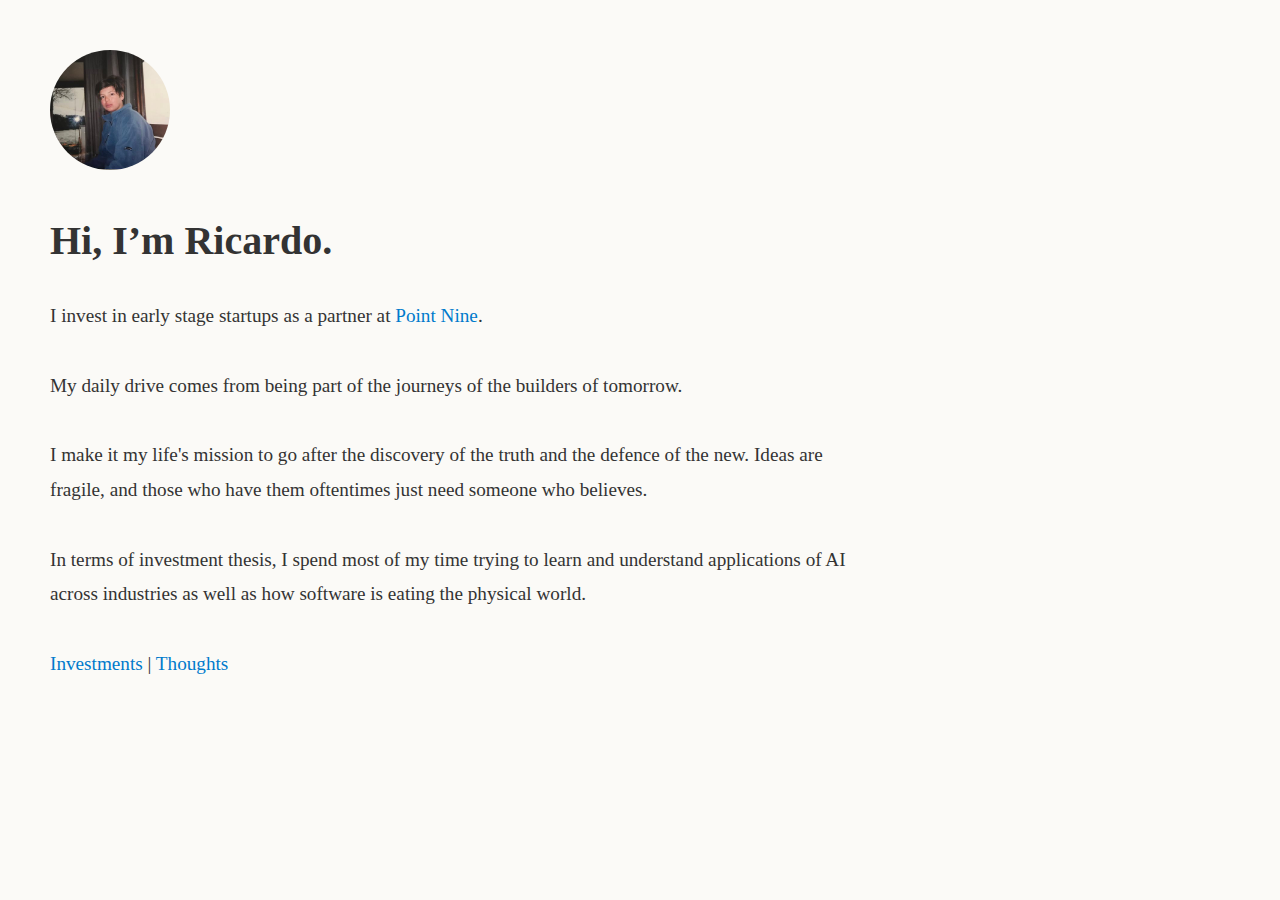
<file: index.html>
<!DOCTYPE html>
<html lang="en">
<head>
    <meta charset="UTF-8">
    <meta name="viewport" content="width=device-width, initial-scale=1.0">
    <title>Ricardo's Home</title>
    <style>
        /* General styling */
        body {
            background-color: #fbfaf7; /* Light beige */
            color: #333; /* Darker text color */
            font-family: 'Times New Roman', serif; /* Elegant serif font */
            margin: 0;
            padding: 0;
            display: flex;
            justify-content: flex-start; /* Align everything to the left */
            align-items: flex-start; /* Align items to the top */
            flex-direction: column; /* Stack content vertically */
            min-height: 100vh;
        }

        .container {
            max-width: 800px; /* Limit width for readability */
            margin: 50px; /* Add spacing from the edges */
            padding: 0;
            display: flex;
            flex-direction: column; /* Stack items vertically */
            text-align: left; /* Align text to the left */
        }

        img {
            border-radius: 50%; /* Circular image */
            max-width: 120px; /* Smaller profile picture */
            height: auto; /* Maintain aspect ratio */
            margin-bottom: 20px; /* Space below the image */
        }

        h1 {
            font-size: 2.5rem;
            margin-bottom: 1rem;
        }

        p {
            font-size: 1.2rem;
            line-height: 1.8;
            margin-bottom: 1rem;
        }

        a {
            color: #007acc; /* Soft blue for links */
            text-decoration: none;
        }

        a:hover {
            text-decoration: underline;
        }
    </style>
</head>
<body>
    <!-- Main Content -->
    <div class="container">
        <!-- Profile Image -->
        <img src="6xQHbYq3_400x400.jpg" alt="Ricardo's photo">

        <!-- About Section -->
        <h1>Hi, I’m Ricardo.</h1>
        <p>I invest in early stage startups as a partner at <a href="https://www.pointnine.com" target="_blank">Point Nine</a>.</p>
        <p>My daily drive comes from being part of the journeys of the builders of tomorrow.</p>
        <p>I make it my life's mission to go after the discovery of the truth and the defence of the new. Ideas are fragile, and those who have them oftentimes just need someone who believes.</p>
        <p>In terms of investment thesis, I spend most of my time trying to learn and understand applications of AI across industries as well as how software is eating the physical world.</p>

        <!-- Navigation Links -->
        <p><a href="investments.html">Investments</a> | <a href="Thoughts.html">Thoughts</a></p>
    </div>
</body>
</html>
</file>
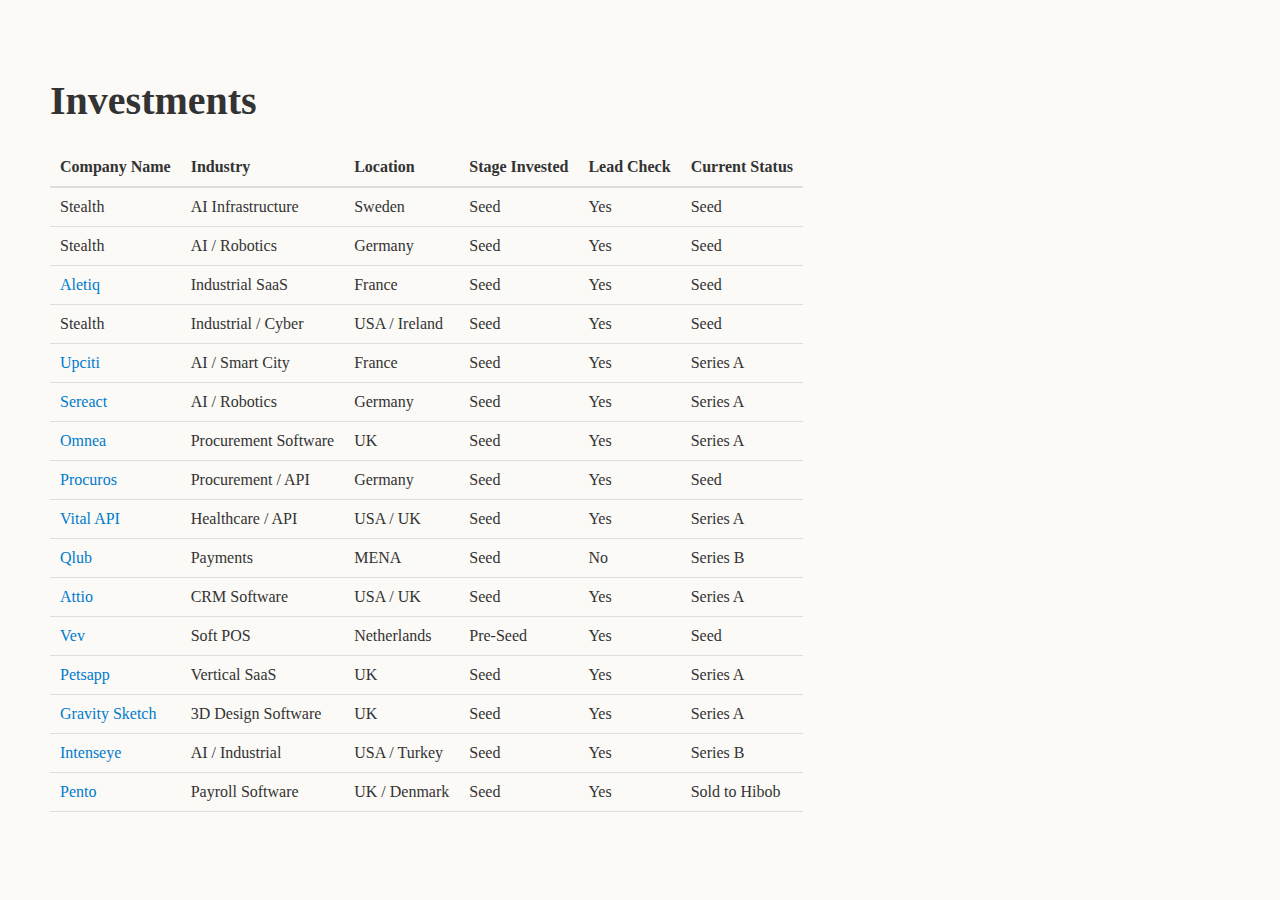
<file: investments.html>
<!DOCTYPE html>
<html lang="en">
<head>
    <meta charset="UTF-8">
    <meta name="viewport" content="width=device-width, initial-scale=1.0">
    <title>Investments</title>
    <style>
        /* General styling */
        body {
            background-color: #fbfaf7; /* Light beige background */
            color: #333; /* Dark text */
            font-family: 'Times New Roman', serif; /* Match the font from index.html */
            margin: 0;
            padding: 0;
            display: flex;
            justify-content: flex-start;
            align-items: flex-start;
            flex-direction: column; /* Stack items vertically */
            min-height: 100vh;
        }

        .container {
            max-width: 800px; /* Match width from index.html */
            margin: 50px; /* Consistent margin with index.html */
        }

        h1 {
            font-size: 2.5rem;
            margin-bottom: 1.5rem;
        }

        table {
            width: 100%;
            border-collapse: collapse; /* Remove spacing between table cells */
            background-color: #fbfaf7; /* Same as the background */
        }

        th, td {
            text-align: left;
            padding: 10px; /* Add spacing inside cells */
            border-bottom: 1px solid #ddd; /* Light border for rows */
        }

        th {
            font-weight: bold; /* Bold headers */
            border-bottom: 2px solid #ddd; /* Slightly thicker border for headers */
        }

        a {
            color: #007acc; /* Same link color as index.html */
            text-decoration: none;
        }

        a:hover {
            text-decoration: underline;
        }
    </style>
</head>
<body>
    <div class="container">
        <h1>Investments</h1>
        <table>
            <thead>
                <tr>
                    <th>Company Name</th>
                    <th>Industry</th>
                    <th>Location</th>
                    <th>Stage Invested</th>
                    <th>Lead Check</th>
                    <th>Current Status</th>
                </tr>
            </thead>
            <tbody>
                <tr>
                    <td>Stealth</td>
                    <td>AI Infrastructure</td>
                    <td>Sweden</td>
                    <td>Seed</td>
                    <td>Yes</td>
                    <td>Seed</td>
                </tr>
                <tr>
                    <td>Stealth</td>
                    <td>AI / Robotics</td>
                    <td>Germany</td>
                    <td>Seed</td>
                    <td>Yes</td>
                    <td>Seed</td>
                </tr>
                <tr>
                    <td><a href="http://www.aletiq.com" target="_blank">Aletiq</a></td>
                    <td>Industrial SaaS</td>
                    <td>France</td>
                    <td>Seed</td>
                    <td>Yes</td>
                    <td>Seed</td>
                </tr>
                <tr>
                    <td>Stealth</td>
                    <td>Industrial / Cyber</td>
                    <td>USA / Ireland</td>
                    <td>Seed</td>
                    <td>Yes</td>
                    <td>Seed</td>
                </tr>
                <tr>
                    <td><a href="http://www.upciti.fr" target="_blank">Upciti</a></td>
                    <td>AI / Smart City</td>
                    <td>France</td>
                    <td>Seed</td>
                    <td>Yes</td>
                    <td>Series A</td>
                </tr>
                <tr>
                    <td><a href="https://www.sereact.ai" target="_blank">Sereact</a></td>
                    <td>AI / Robotics</td>
                    <td>Germany</td>
                    <td>Seed</td>
                    <td>Yes</td>
                    <td>Series A</td>
                </tr>
                <tr>
                    <td><a href="https://www.omnea.co" target="_blank">Omnea</a></td>
                    <td>Procurement Software</td>
                    <td>UK</td>
                    <td>Seed</td>
                    <td>Yes</td>
                    <td>Series A</td>
                </tr>
                <tr>
                    <td><a href="https://www.procuros.io" target="_blank">Procuros</a></td>
                    <td>Procurement / API</td>
                    <td>Germany</td>
                    <td>Seed</td>
                    <td>Yes</td>
                    <td>Seed</td>
                </tr>
                <tr>
                    <td><a href="http://www.tryvital.io" target="_blank">Vital API</a></td>
                    <td>Healthcare / API</td>
                    <td>USA / UK</td>
                    <td>Seed</td>
                    <td>Yes</td>
                    <td>Series A</td>
                </tr>
                <tr>
                    <td><a href="https://qlub.io" target="_blank">Qlub</a></td>
                    <td>Payments</td>
                    <td>MENA</td>
                    <td>Seed</td>
                    <td>No</td>
                    <td>Series B</td>
                </tr>
                <tr>
                    <td><a href="http://www.attio.com" target="_blank">Attio</a></td>
                    <td>CRM Software</td>
                    <td>USA / UK</td>
                    <td>Seed</td>
                    <td>Yes</td>
                    <td>Series A</td>
                </tr>
                <tr>
                    <td><a href="http://www.vev.co" target="_blank">Vev</a></td>
                    <td>Soft POS</td>
                    <td>Netherlands</td>
                    <td>Pre-Seed</td>
                    <td>Yes</td>
                    <td>Seed</td>
                </tr>
                <tr>
                    <td><a href="https://www.petsapp.com" target="_blank">Petsapp</a></td>
                    <td>Vertical SaaS</td>
                    <td>UK</td>
                    <td>Seed</td>
                    <td>Yes</td>
                    <td>Series A</td>
                </tr>
                <tr>
                    <td><a href="https://www.gravitysketch.com" target="_blank">Gravity Sketch</a></td>
                    <td>3D Design Software</td>
                    <td>UK</td>
                    <td>Seed</td>
                    <td>Yes</td>
                    <td>Series A</td>
                </tr>
                <tr>
                    <td><a href="http://www.intenseye.com" target="_blank">Intenseye</a></td>
                    <td>AI / Industrial</td>
                    <td>USA / Turkey</td>
                    <td>Seed</td>
                    <td>Yes</td>
                    <td>Series B</td>
                </tr>
                <tr>
                    <td><a href="http://www.pento.io" target="_blank">Pento</a></td>
                    <td>Payroll Software</td>
                    <td>UK / Denmark</td>
                    <td>Seed</td>
                    <td>Yes</td>
                    <td>Sold to Hibob</td>
                </tr>
            </tbody>
        </table>
    </div>
</body>
</html>
</file>
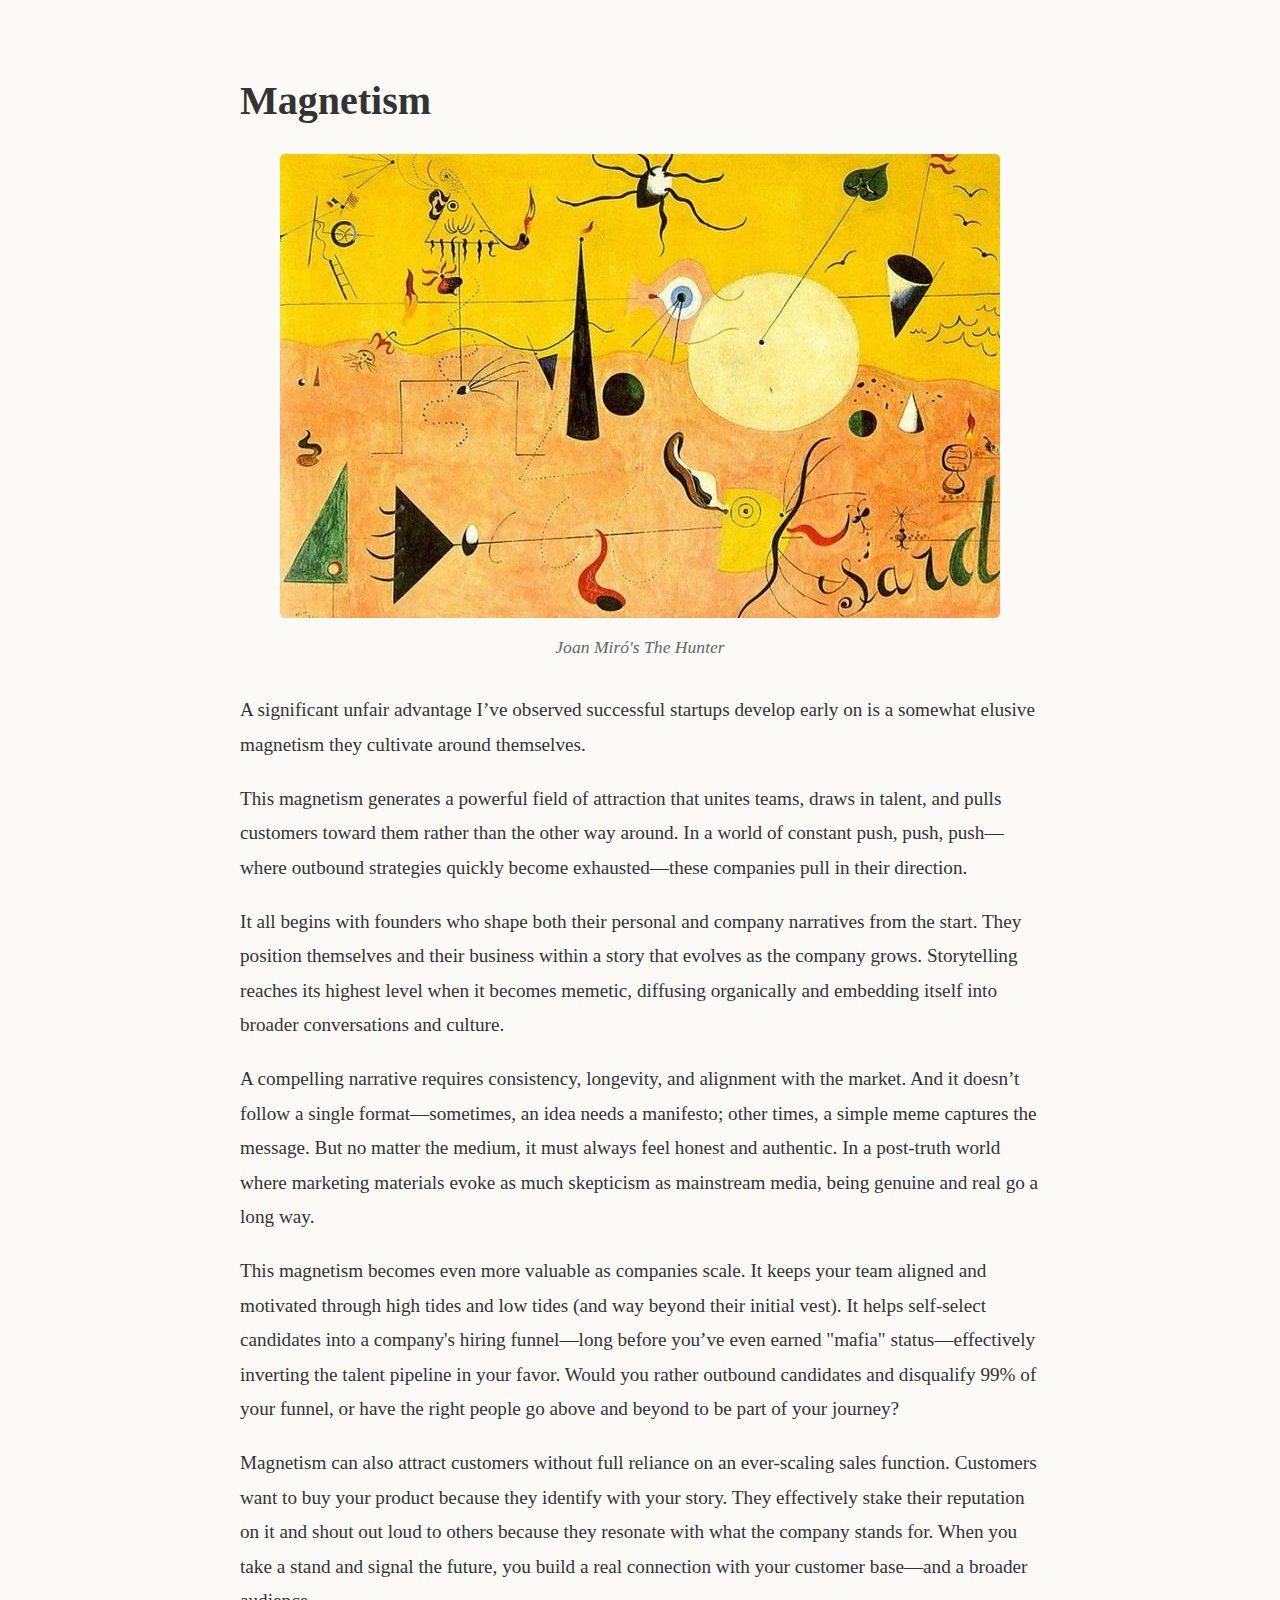
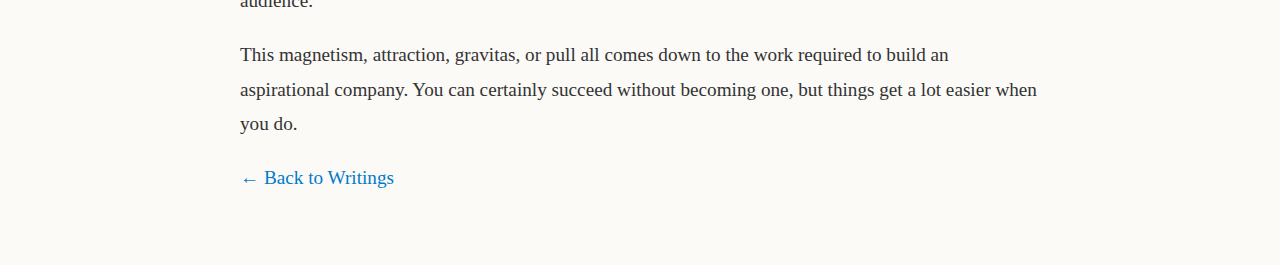
<file: Magnetism.html>
<!DOCTYPE html>
<html lang="en">
<head>
    <meta charset="UTF-8">
    <meta name="viewport" content="width=device-width, initial-scale=1.0">
    <title>Magnetism</title>
    <style>
        body {
            background-color: #fbfaf7;
            color: #333;
            font-family: 'Times New Roman', serif;
            margin: 0;
            padding: 50px;
        }

        .container {
            max-width: 800px;
            margin: 0 auto;
            text-align: left;
        }

        h1 {
            font-size: 2.5rem;
            margin-bottom: 30px; /* Increased spacing below title */
        }

        .art-container {
            text-align: center;
            margin-bottom: 30px; /* Adds spacing below the image */
        }

        .art-container img {
            max-width: 100%;
            height: auto;
            border-radius: 5px;
        }

        .art-container p {
            font-style: italic;
            font-size: 1.1rem; /* Slightly bigger but still smaller than main text */
            color: #666;
            margin-top: 10px;
        }

        p {
            font-size: 1.2rem;
            line-height: 1.8;
        }

        a {
            color: #007acc;
            text-decoration: none;
        }

        a:hover {
            text-decoration: underline;
        }
    </style>
</head>
<body>
    <div class="container">
        <h1>Magnetism</h1>

        <div class="art-container">
            <img src="miro.jpeg" alt="The Hunter by Joan Miró">
            <p>Joan Miró's <i>The Hunter</i></p>
        </div>

        <p>A significant unfair advantage I’ve observed successful startups develop early on is a somewhat elusive magnetism they cultivate around themselves.</p>

        <p>This magnetism generates a powerful field of attraction that unites teams, draws in talent, and pulls customers toward them rather than the other way around. In a world of constant push, push, push—where outbound strategies quickly become exhausted—these companies pull in their direction.</p>

        <p>It all begins with founders who shape both their personal and company narratives from the start. They position themselves and their business within a story that evolves as the company grows. Storytelling reaches its highest level when it becomes memetic, diffusing organically and embedding itself into broader conversations and culture.</p>

        <p>A compelling narrative requires consistency, longevity, and alignment with the market. And it doesn’t follow a single format—sometimes, an idea needs a manifesto; other times, a simple meme captures the message. But no matter the medium, it must always feel honest and authentic. In a post-truth world where marketing materials evoke as much skepticism as mainstream media, being genuine and real go a long way.</p>

        <p>This magnetism becomes even more valuable as companies scale. It keeps your team aligned and motivated through high tides and low tides (and way beyond their initial vest). It helps self-select candidates into a company's hiring funnel—long before you’ve even earned "mafia" status—effectively inverting the talent pipeline in your favor. Would you rather outbound candidates and disqualify 99% of your funnel, or have the right people go above and beyond to be part of your journey?</p>

        <p>Magnetism can also attract customers without full reliance on an ever-scaling sales function. Customers want to buy your product because they identify with your story. They effectively stake their reputation on it and shout out loud to others because they resonate with what the company stands for. When you take a stand and signal the future, you build a real connection with your customer base—and a broader audience.</p>

        <p>This magnetism, attraction, gravitas, or pull all comes down to the work required to build an aspirational company. You can certainly succeed without becoming one, but things get a lot easier when you do.</p>

        <p><a href="Thoughts.html">← Back to Writings</a></p>
    </div>
</body>
</html>
</file>
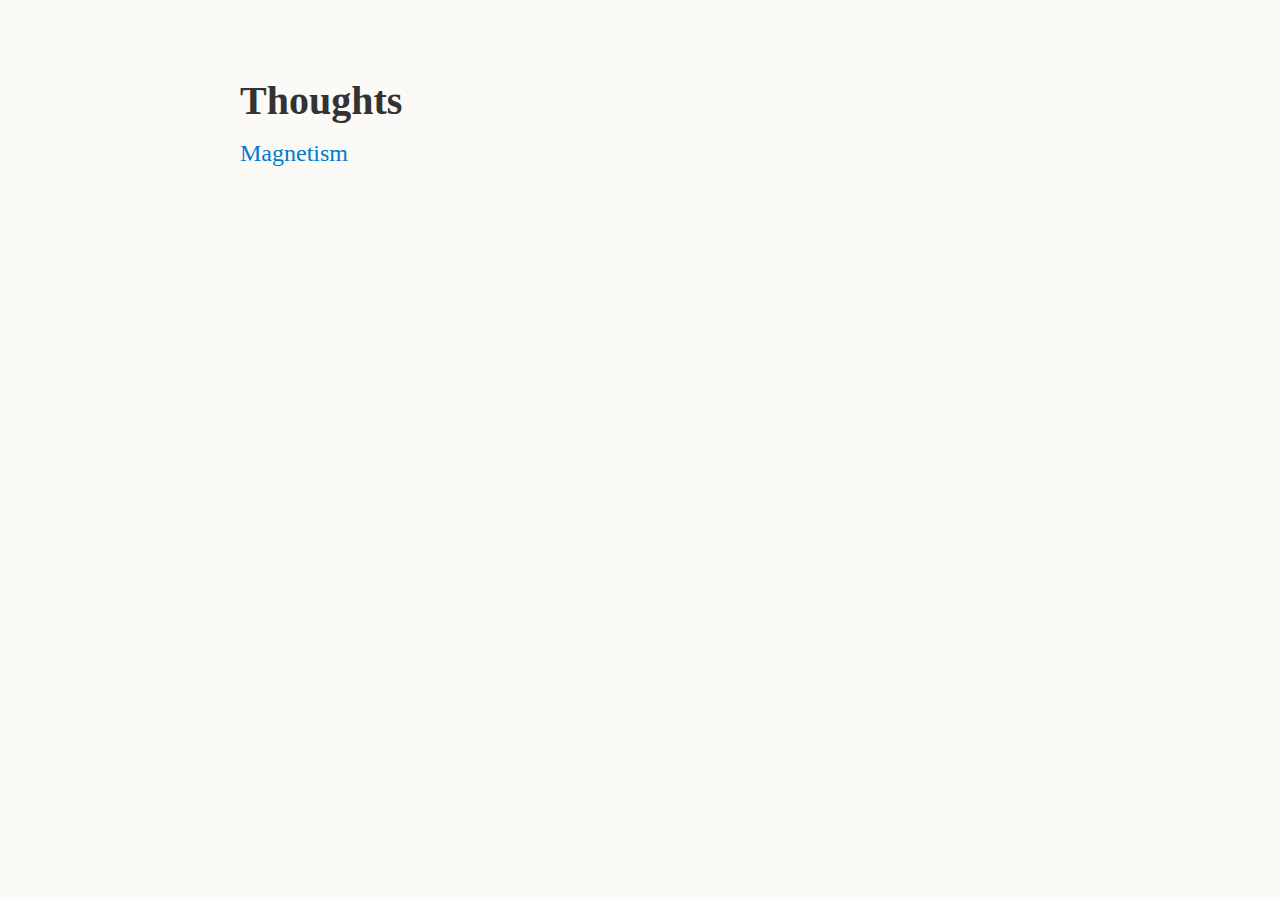
<file: Thoughts.html>
<!DOCTYPE html>
<html lang="en">
<head>
    <meta charset="UTF-8">
    <meta name="viewport" content="width=device-width, initial-scale=1.0">
    <title>Thoughts</title>
    <style>
        body {
            background-color: #fbfaf7;
            color: #333;
            font-family: 'Times New Roman', serif;
            margin: 0;
            padding: 50px;
        }

        .container {
            max-width: 800px;
            margin: 0 auto;
            text-align: left;
        }

        h1 {
            font-size: 2.5rem;
            margin-bottom: 1rem;
        }

        .post-list {
            list-style-type: none;
            padding: 0;
        }

        .post-list li {
            margin-bottom: 15px;
        }

        .post-list a {
            color: #007acc;
            text-decoration: none;
            font-size: 1.5rem;
        }

        .post-list a:hover {
            text-decoration: underline;
        }
    </style>
</head>
<body>
    <div class="container">
        <h1>Thoughts</h1>
        <ul class="post-list">
            <li><a href="Magnetism.html">Magnetism</a></li>
            <!-- Add more posts here -->
        </ul>
    </div>
</body>
</html>
</file>
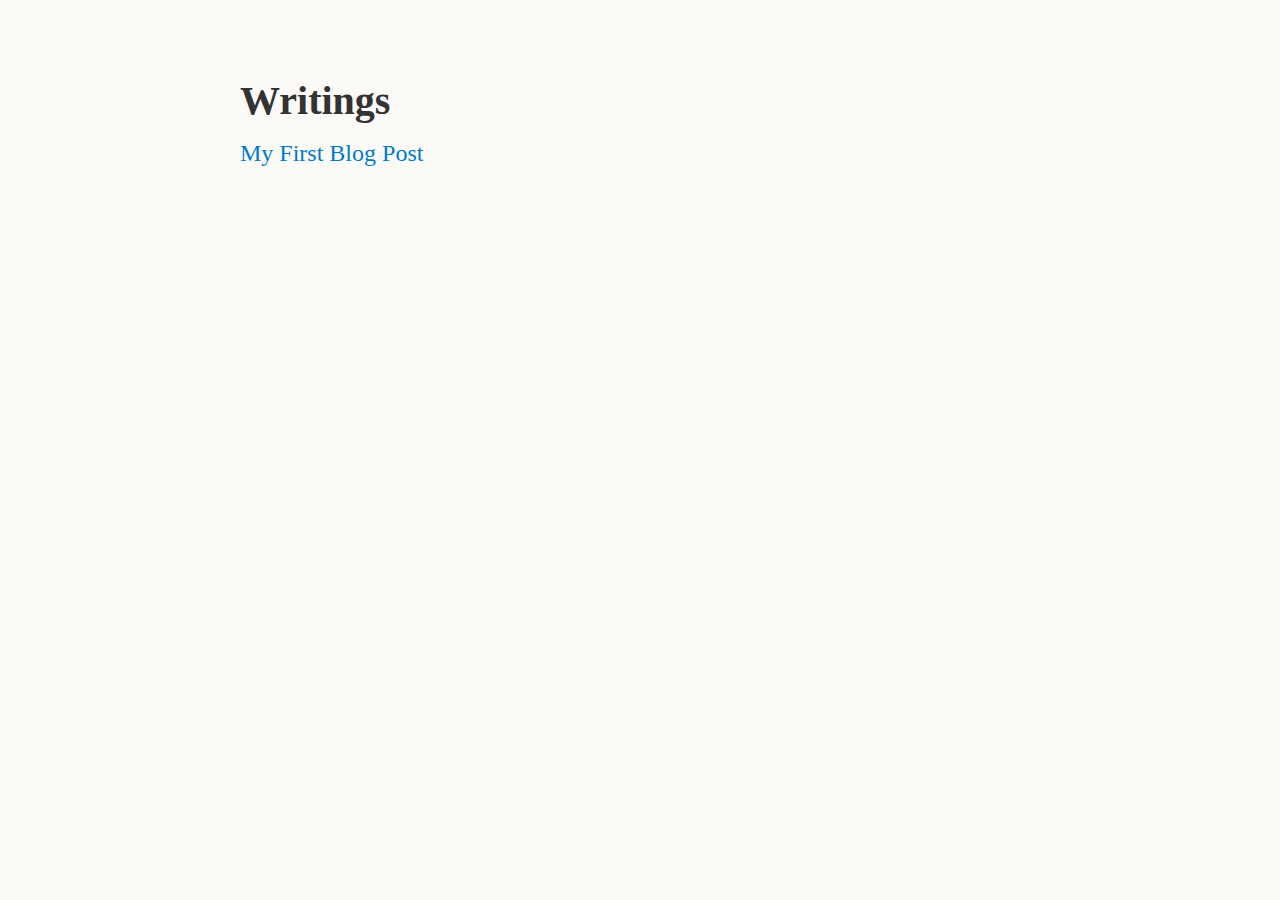
<file: writing.html>
<!DOCTYPE html>
<html lang="en">
<head>
    <meta charset="UTF-8">
    <meta name="viewport" content="width=device-width, initial-scale=1.0">
    <title>Writings</title>
    <style>
        body {
            background-color: #fbfaf7;
            color: #333;
            font-family: 'Times New Roman', serif;
            margin: 0;
            padding: 50px;
        }

        .container {
            max-width: 800px;
            margin: 0 auto;
            text-align: left;
        }

        h1 {
            font-size: 2.5rem;
            margin-bottom: 1rem;
        }

        .post-list {
            list-style-type: none;
            padding: 0;
        }

        .post-list li {
            margin-bottom: 15px;
        }

        .post-list a {
            color: #007acc;
            text-decoration: none;
            font-size: 1.5rem;
        }

        .post-list a:hover {
            text-decoration: underline;
        }
    </style>
</head>
<body>
    <div class="container">
        <h1>Writings</h1>
        <ul class="post-list">
            <li><a href="my-first-post.html">My First Blog Post</a></li>
            <!-- Add more posts here -->
        </ul>
    </div>
</body>
</html>
</file>
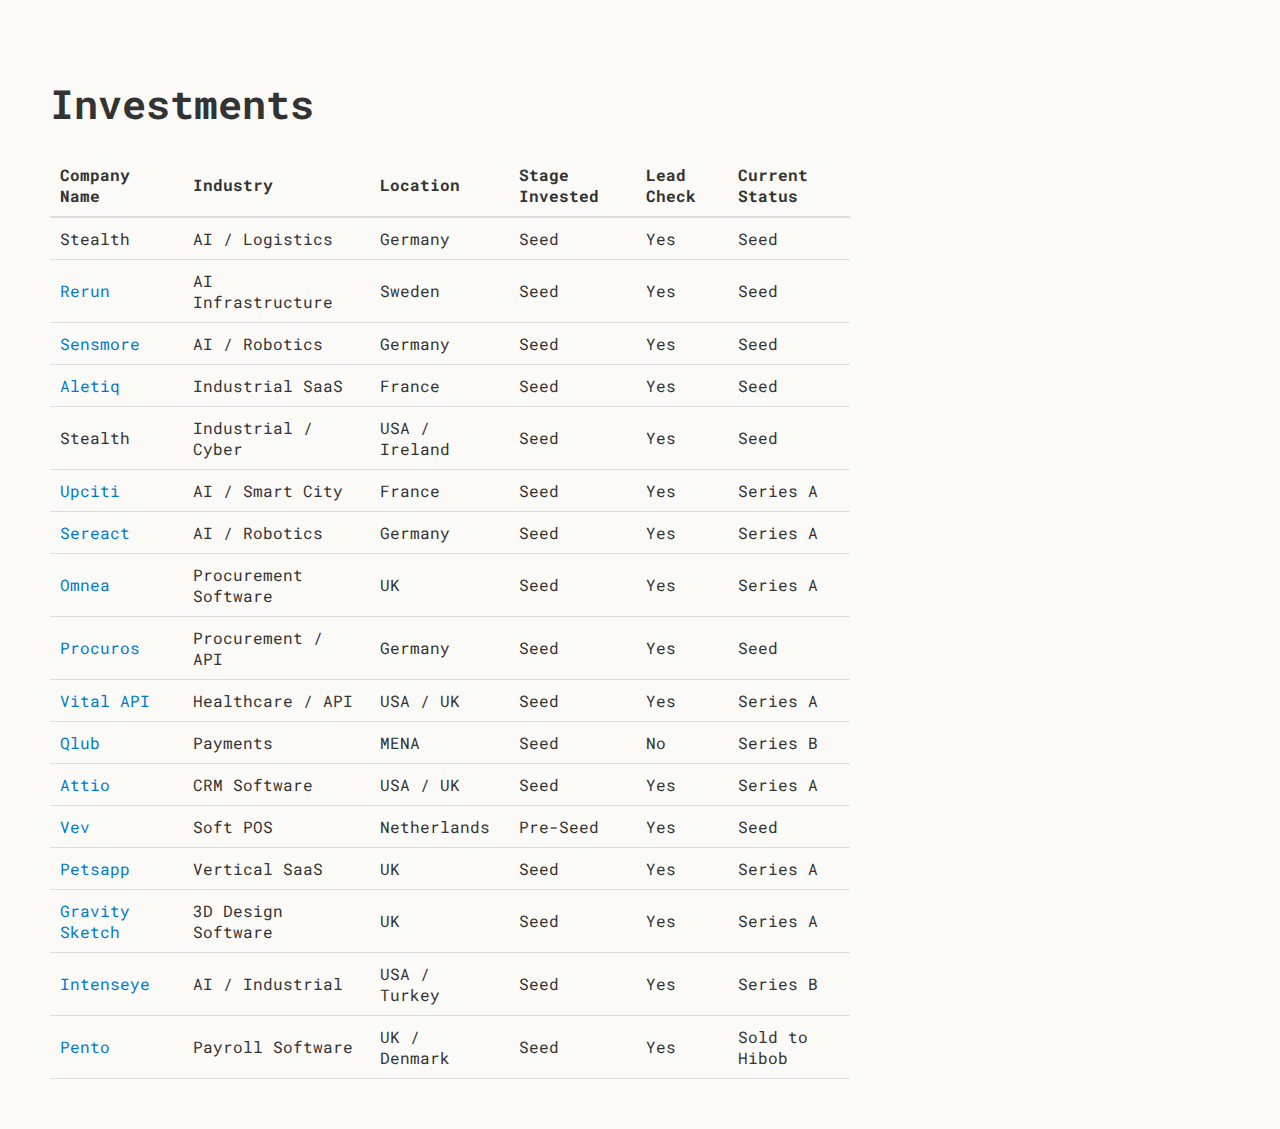
<file: docs/investments.html>
<!DOCTYPE html>
<html lang="en">
<head>
    <meta charset="UTF-8">
    <meta name="viewport" content="width=device-width, initial-scale=1.0">
    <title>Investments</title>
    <link href="https://fonts.googleapis.com/css2?family=Roboto+Mono:wght@400;500&display=swap" rel="stylesheet">
    <style>
        /* General styling */
        body {
            background-color: #fbfaf7; /* Light beige background */
            color: #333; /* Dark text */
            font-family: 'Roboto Mono', monospace; /* Changed to Roboto Mono */
            margin: 0;
            padding: 0;
            display: flex;
            justify-content: flex-start;
            align-items: flex-start;
            flex-direction: column; /* Stack items vertically */
            min-height: 100vh;
        }

        .container {
            max-width: 800px; /* Match width from index.html */
            margin: 50px; /* Consistent margin with index.html */
        }

        h1 {
            font-size: 2.5rem;
            margin-bottom: 1.5rem;
        }

        table {
            width: 100%;
            border-collapse: collapse; /* Remove spacing between table cells */
            background-color: #fbfaf7; /* Same as the background */
        }

        th, td {
            text-align: left;
            padding: 10px; /* Add spacing inside cells */
            border-bottom: 1px solid #ddd; /* Light border for rows */
        }

        th {
            font-weight: bold; /* Bold headers */
            border-bottom: 2px solid #ddd; /* Slightly thicker border for headers */
        }

        a {
            color: #007acc; /* Same link color as index.html */
            text-decoration: none;
        }

        a:hover {
            text-decoration: underline;
        }
    </style>
</head>
<body>
    <div class="container">
        <h1>Investments</h1>
        <table>
            <thead>
                <tr>
                    <th>Company Name</th>
                    <th>Industry</th>
                    <th>Location</th>
                    <th>Stage Invested</th>
                    <th>Lead Check</th>
                    <th>Current Status</th>
                </tr>
            </thead>
            <tbody>
                <tr>
                    <td>Stealth</td>
                    <td>AI / Logistics</td>
                    <td>Germany</td>
                    <td>Seed</td>
                    <td>Yes</td>
                    <td>Seed</td>
                </tr>
                <tr>
                    <td><a href="http://www.rerun.io" target="_blank">Rerun</a></td>
                    <td>AI Infrastructure</td>
                    <td>Sweden</td>
                    <td>Seed</td>
                    <td>Yes</td>
                    <td>Seed</td>
                </tr>
                <tr>
                    <td><a href="http://www.sensmore.ai" target="_blank">Sensmore</a></td>
                    <td>AI / Robotics</td>
                    <td>Germany</td>
                    <td>Seed</td>
                    <td>Yes</td>
                    <td>Seed</td>
                </tr>
                <tr>
                    <td><a href="http://www.aletiq.com" target="_blank">Aletiq</a></td>
                    <td>Industrial SaaS</td>
                    <td>France</td>
                    <td>Seed</td>
                    <td>Yes</td>
                    <td>Seed</td>
                </tr>
                <tr>
                    <td>Stealth</td>
                    <td>Industrial / Cyber</td>
                    <td>USA / Ireland</td>
                    <td>Seed</td>
                    <td>Yes</td>
                    <td>Seed</td>
                </tr>
                <tr>
                    <td><a href="http://www.upciti.fr" target="_blank">Upciti</a></td>
                    <td>AI / Smart City</td>
                    <td>France</td>
                    <td>Seed</td>
                    <td>Yes</td>
                    <td>Series A</td>
                </tr>
                <tr>
                    <td><a href="https://www.sereact.ai" target="_blank">Sereact</a></td>
                    <td>AI / Robotics</td>
                    <td>Germany</td>
                    <td>Seed</td>
                    <td>Yes</td>
                    <td>Series A</td>
                </tr>
                <tr>
                    <td><a href="https://www.omnea.co" target="_blank">Omnea</a></td>
                    <td>Procurement Software</td>
                    <td>UK</td>
                    <td>Seed</td>
                    <td>Yes</td>
                    <td>Series A</td>
                </tr>
                <tr>
                    <td><a href="https://www.procuros.io" target="_blank">Procuros</a></td>
                    <td>Procurement / API</td>
                    <td>Germany</td>
                    <td>Seed</td>
                    <td>Yes</td>
                    <td>Seed</td>
                </tr>
                <tr>
                    <td><a href="http://www.tryvital.io" target="_blank">Vital API</a></td>
                    <td>Healthcare / API</td>
                    <td>USA / UK</td>
                    <td>Seed</td>
                    <td>Yes</td>
                    <td>Series A</td>
                </tr>
                <tr>
                    <td><a href="https://qlub.io" target="_blank">Qlub</a></td>
                    <td>Payments</td>
                    <td>MENA</td>
                    <td>Seed</td>
                    <td>No</td>
                    <td>Series B</td>
                </tr>
                <tr>
                    <td><a href="http://www.attio.com" target="_blank">Attio</a></td>
                    <td>CRM Software</td>
                    <td>USA / UK</td>
                    <td>Seed</td>
                    <td>Yes</td>
                    <td>Series A</td>
                </tr>
                <tr>
                    <td><a href="http://www.vev.co" target="_blank">Vev</a></td>
                    <td>Soft POS</td>
                    <td>Netherlands</td>
                    <td>Pre-Seed</td>
                    <td>Yes</td>
                    <td>Seed</td>
                </tr>
                <tr>
                    <td><a href="https://www.petsapp.com" target="_blank">Petsapp</a></td>
                    <td>Vertical SaaS</td>
                    <td>UK</td>
                    <td>Seed</td>
                    <td>Yes</td>
                    <td>Series A</td>
                </tr>
                <tr>
                    <td><a href="https://www.gravitysketch.com" target="_blank">Gravity Sketch</a></td>
                    <td>3D Design Software</td>
                    <td>UK</td>
                    <td>Seed</td>
                    <td>Yes</td>
                    <td>Series A</td>
                </tr>
                <tr>
                    <td><a href="http://www.intenseye.com" target="_blank">Intenseye</a></td>
                    <td>AI / Industrial</td>
                    <td>USA / Turkey</td>
                    <td>Seed</td>
                    <td>Yes</td>
                    <td>Series B</td>
                </tr>
                <tr>
                    <td><a href="http://www.pento.io" target="_blank">Pento</a></td>
                    <td>Payroll Software</td>
                    <td>UK / Denmark</td>
                    <td>Seed</td>
                    <td>Yes</td>
                    <td>Sold to Hibob</td>
                </tr>
            </tbody>
        </table>
    </div>
</body>
</html>
</file>
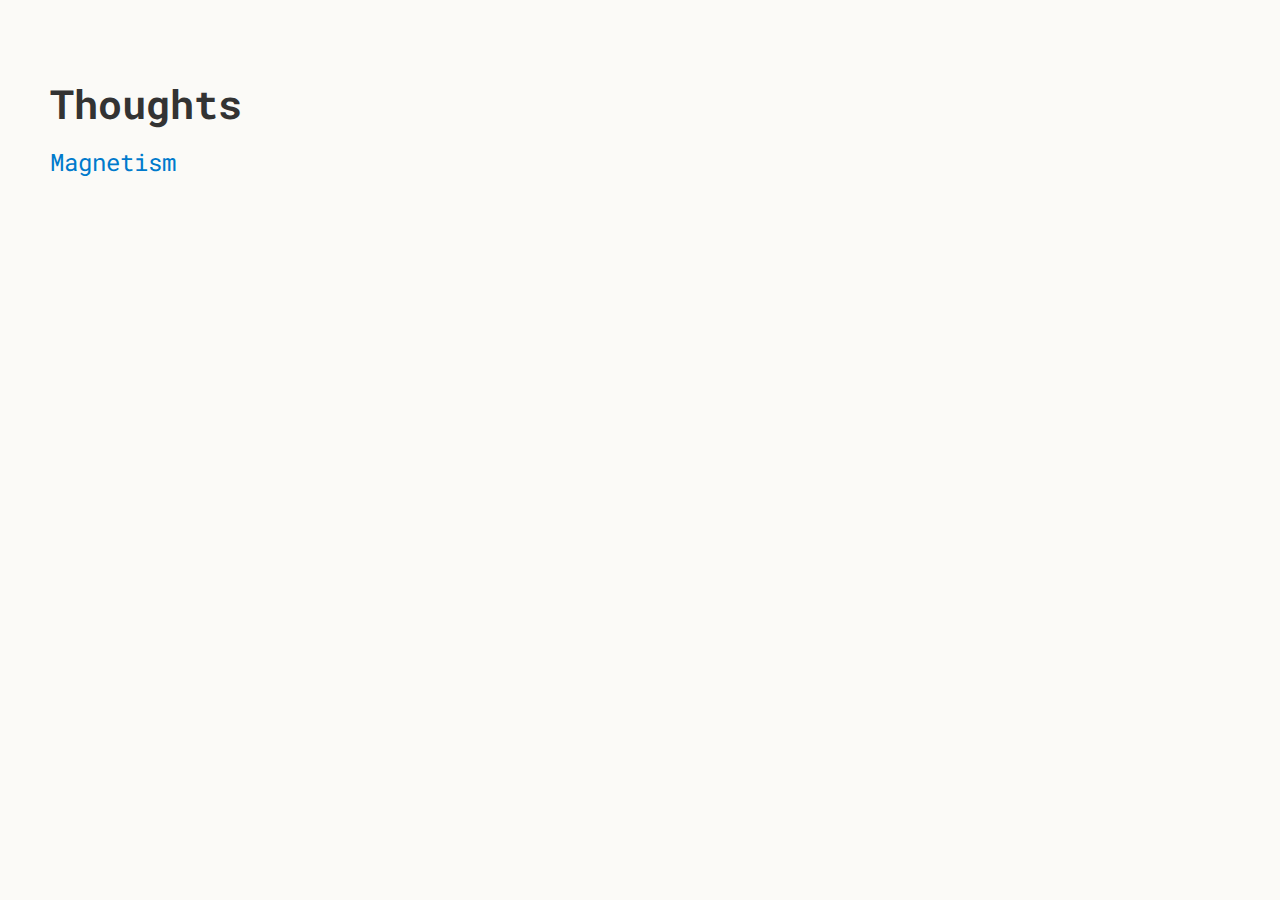
<file: docs/Thoughts.html>
<!DOCTYPE html>
<html lang="en">
<head>
    <meta charset="UTF-8">
    <meta name="viewport" content="width=device-width, initial-scale=1.0">
    <title>Thoughts</title>
    <link href="https://fonts.googleapis.com/css2?family=Roboto+Mono:wght@400;500&display=swap" rel="stylesheet">
    <style>
        body {
            background-color: #fbfaf7;
            color: #333;
            font-family: 'Roboto Mono', monospace;
            margin: 0;
            padding: 0;
            display: flex;
            justify-content: flex-start;
            align-items: flex-start;
            flex-direction: column;
            min-height: 100vh;
            width: 100%;
        }

        .container {
            max-width: 800px;
            margin: 50px;
            padding: 0;
            display: flex;
            flex-direction: column;
            text-align: left;
            width: 100%;
            align-self: flex-start;
        }

        h1 {
            font-size: 2.5rem;
            margin-bottom: 1rem;
            text-align: left;
        }

        .post-list {
            list-style-type: none;
            padding: 0;
            margin: 0;
            text-align: left;
        }

        .post-list li {
            margin-bottom: 15px;
            text-align: left;
        }

        .post-list a {
            color: #007acc;
            text-decoration: none;
            font-size: 1.5rem;
            text-align: left;
        }

        .post-list a:hover {
            text-decoration: underline;
        }
    </style>
</head>
<body>
    <div class="container">
        <h1>Thoughts</h1>
        <ul class="post-list">
            <li><a href="Magnetism.html">Magnetism</a></li>
            <!-- Add more posts here -->
        </ul>
    </div>
</body>
</html>
</file>
